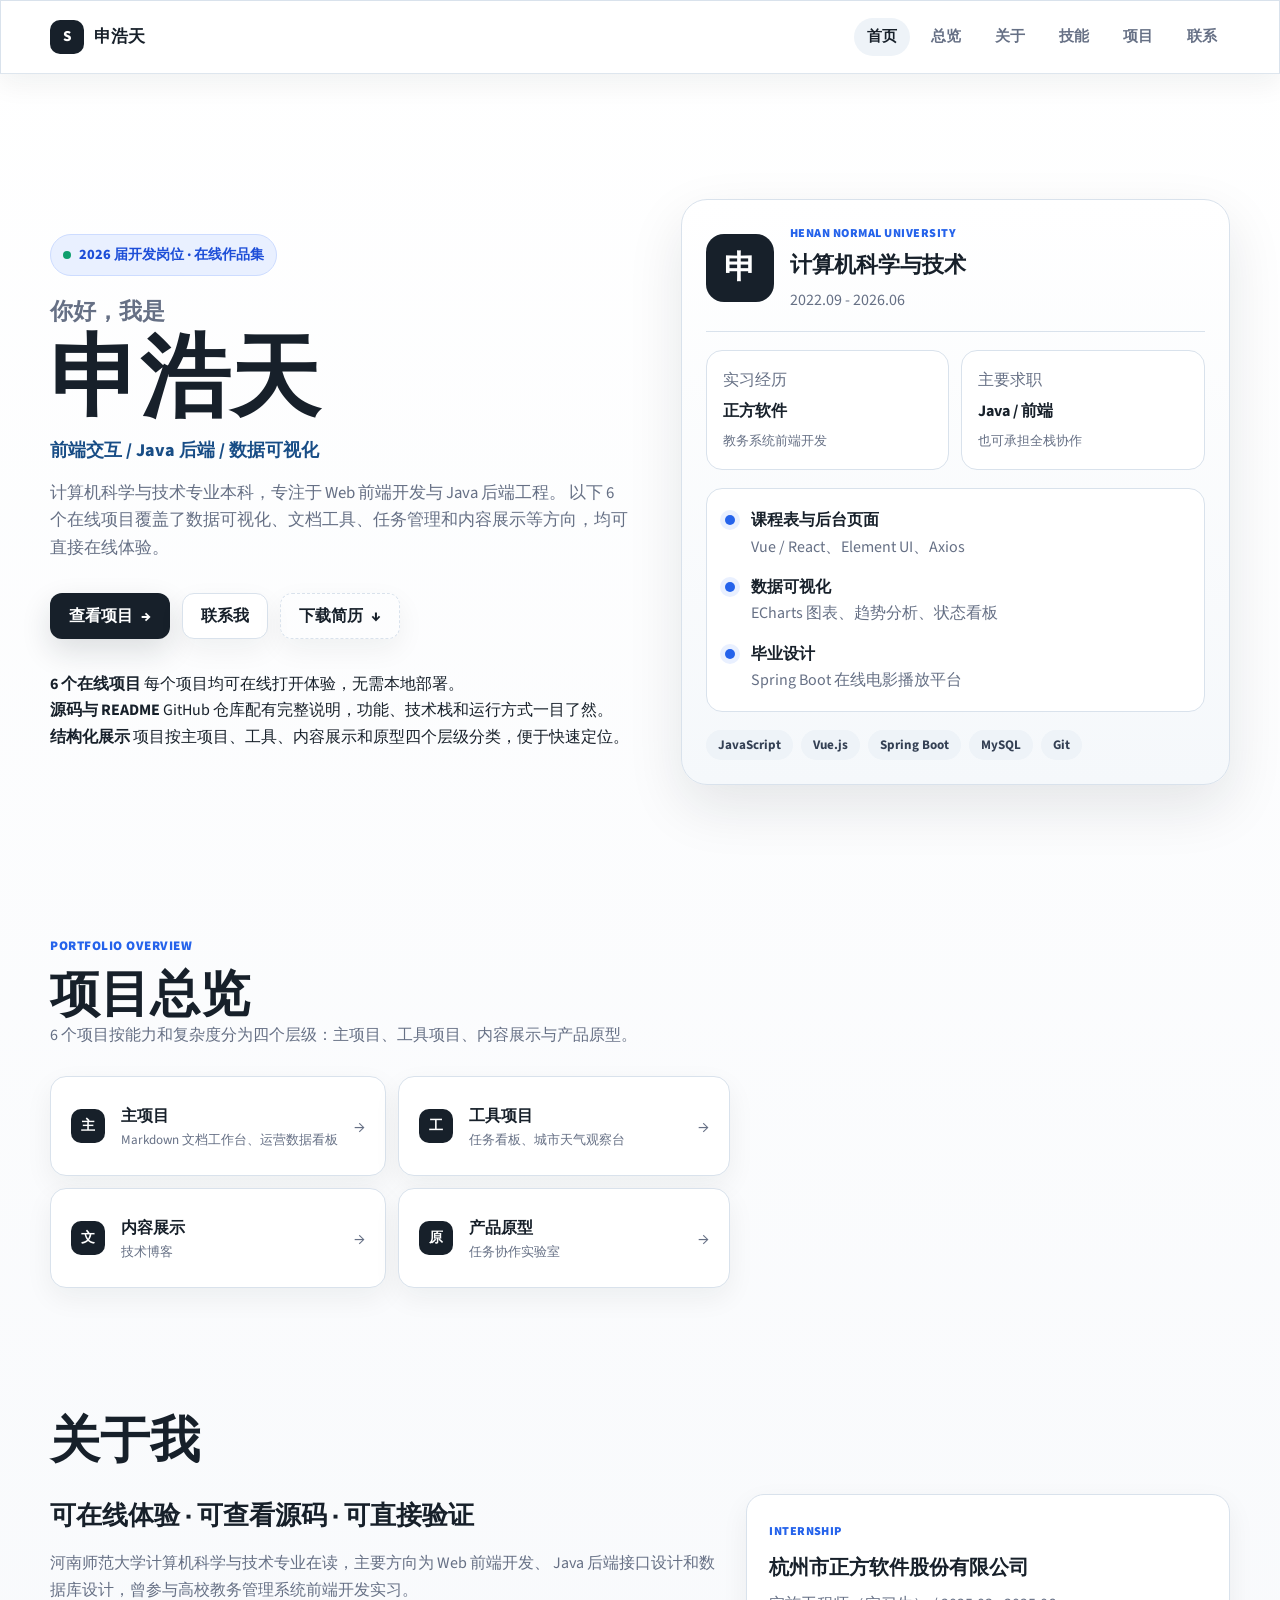
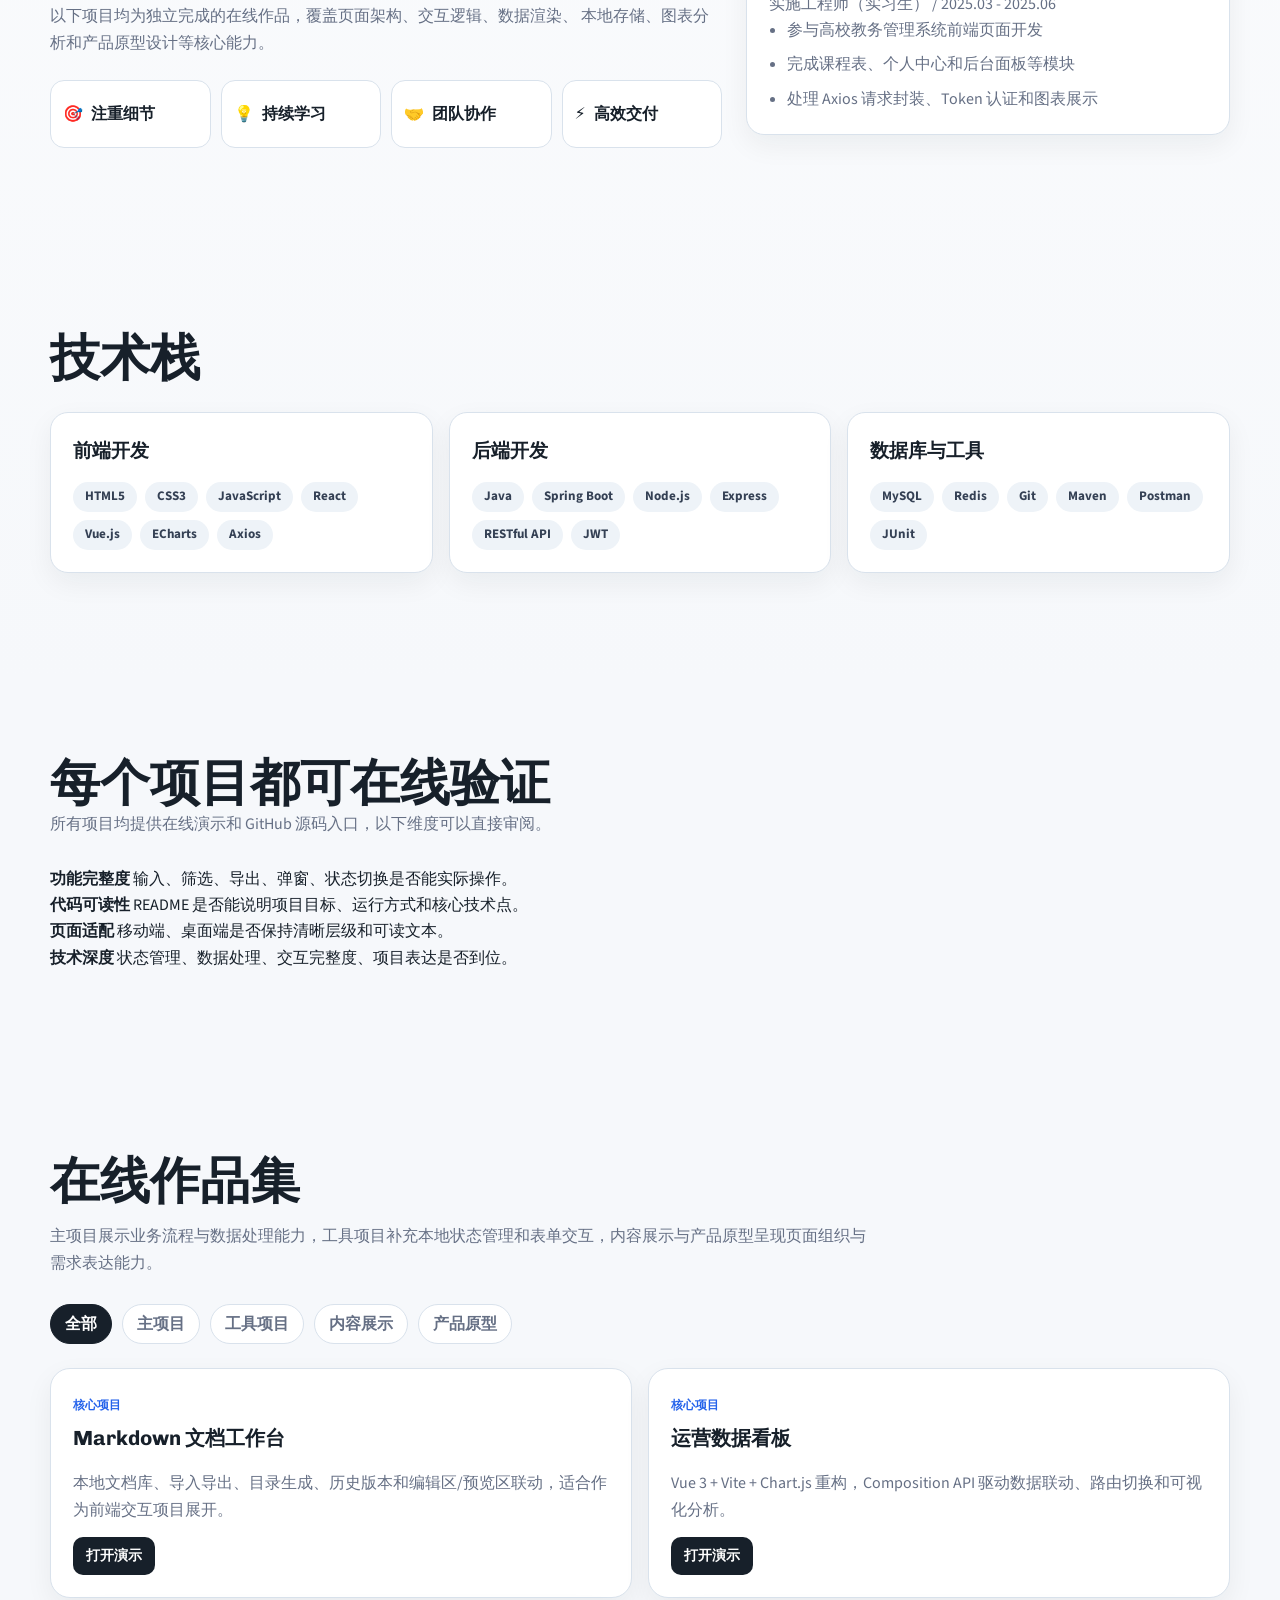
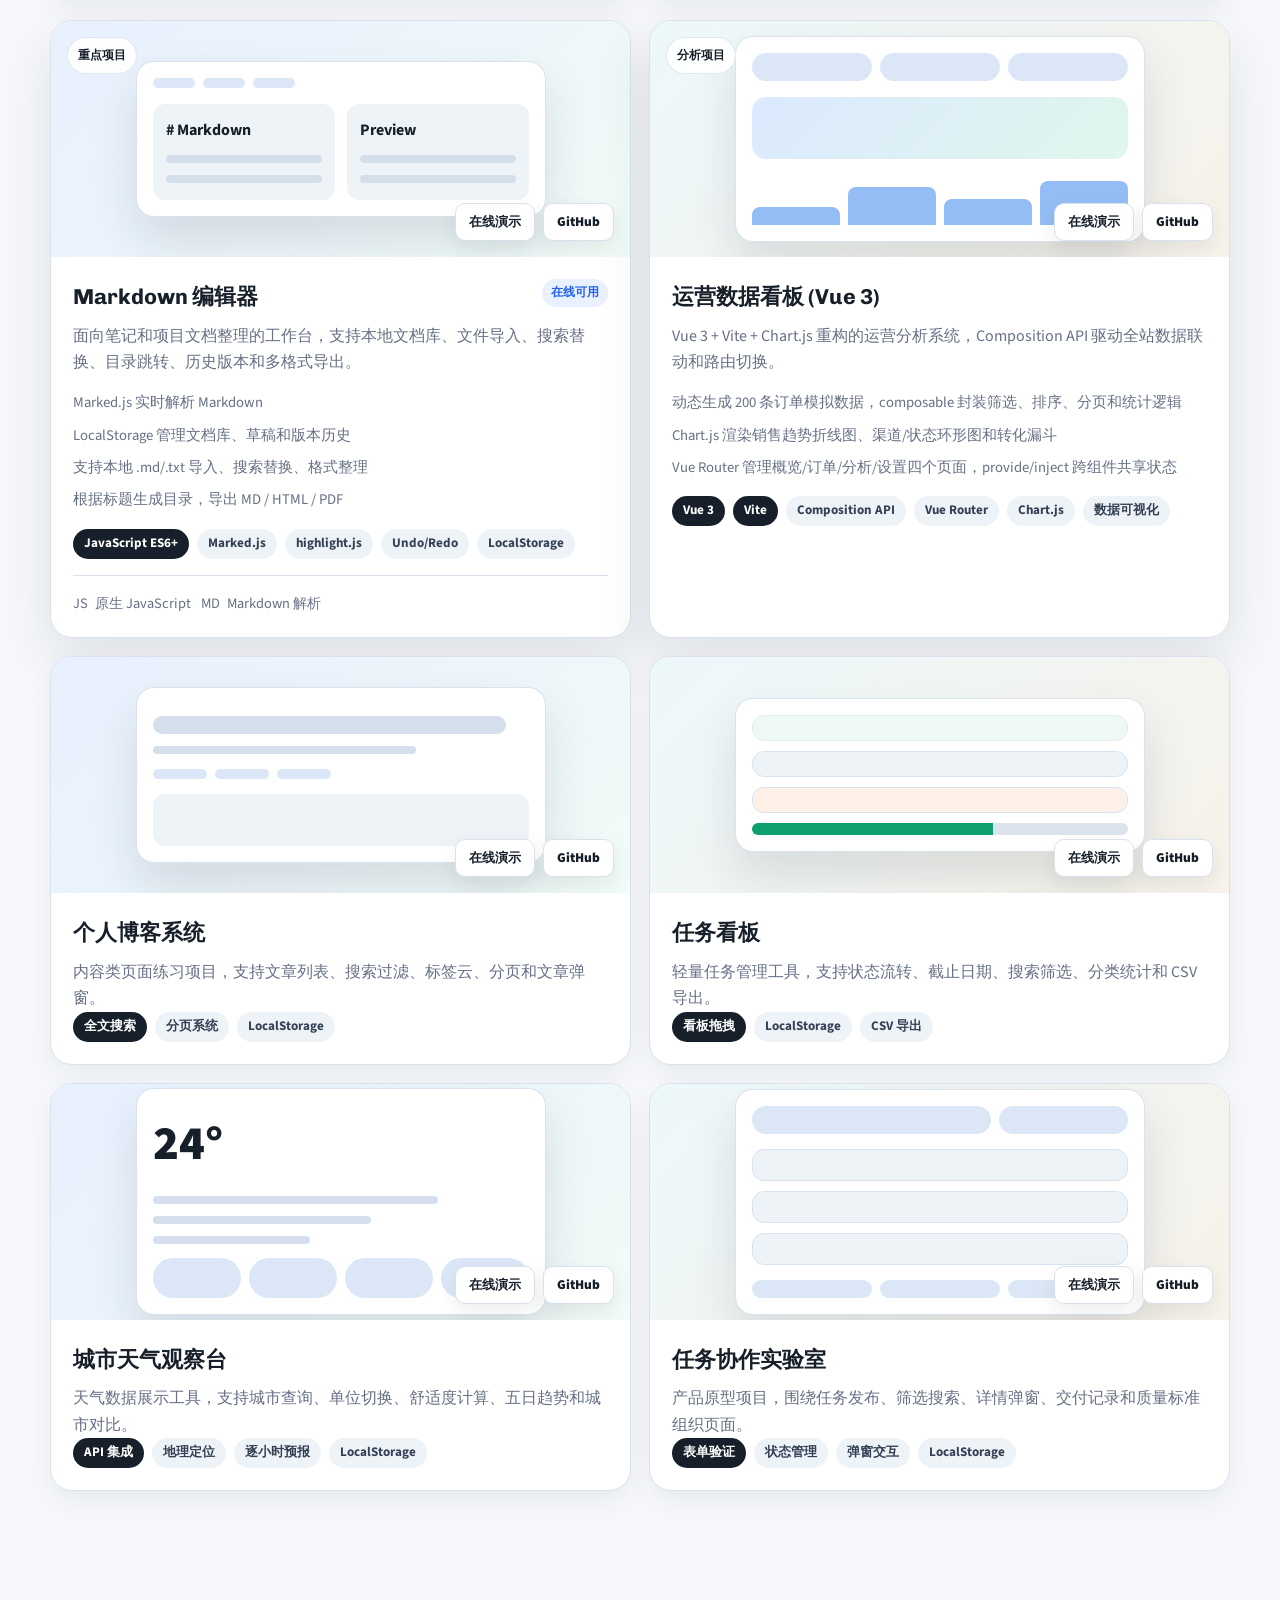
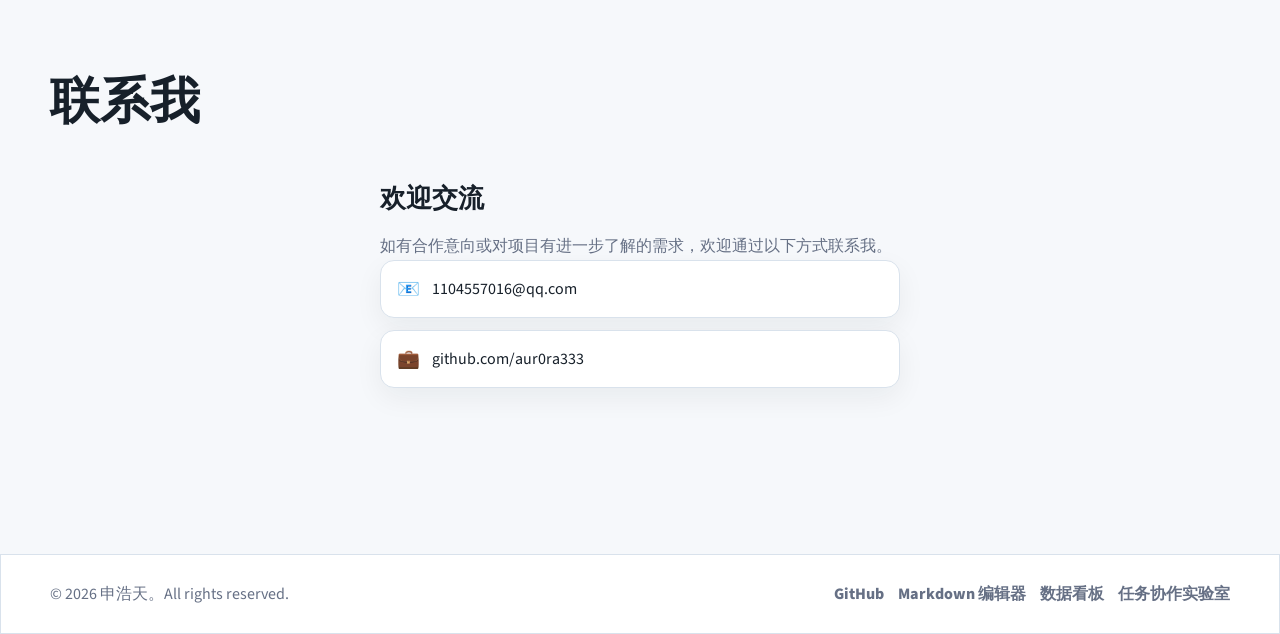
<file: index.html>
<!DOCTYPE html>
<html lang="zh-CN">
<head>
    <meta charset="UTF-8">
    <meta name="viewport" content="width=device-width, initial-scale=1.0">
    <title>申浩天 - 个人作品集</title>
    <link rel="stylesheet" href="styles.css">
    <link rel="preconnect" href="https://fonts.googleapis.com">
    <link href="https://fonts.googleapis.com/css2?family=Chivo:wght@700;800;900&display=swap" rel="stylesheet">
    <link href="https://fonts.googleapis.com/css2?family=Source+Sans+3:wght@400;500;600;700;800;900&display=swap" rel="stylesheet">
</head>
<body>
    <!-- 导航栏 -->
    <nav class="navbar glass">
        <div class="nav-container">
            <div class="logo">
                <span class="logo-icon">S</span>
                <span class="logo-text">申浩天</span>
            </div>
            <ul class="nav-menu">
                <li><a href="#home" class="nav-link active">首页</a></li>
                <li><a href="#overview" class="nav-link">总览</a></li>
                <li><a href="#about" class="nav-link">关于</a></li>
                <li><a href="#skills" class="nav-link">技能</a></li>
                <li><a href="#projects" class="nav-link">项目</a></li>
                <li><a href="#contact" class="nav-link">联系</a></li>
            </ul>
        </div>
    </nav>

    <!-- 英雄区域 -->
    <section id="home" class="hero">
        <div class="hero-content">
            <div class="hero-badge glass">
                <span class="badge-dot"></span>
                <span>2026 届开发岗位 · 在线作品集</span>
            </div>
            <h1 class="hero-title">
                <span class="greeting">你好，我是</span>
                <span class="name-gradient">申浩天</span>
            </h1>
            <p class="hero-subtitle">前端交互 / Java 后端 / 数据可视化</p>
            <p class="hero-description">
                计算机科学与技术专业本科，专注于 Web 前端开发与 Java 后端工程。
                以下 6 个在线项目覆盖了数据可视化、文档工具、任务管理和内容展示等方向，均可直接在线体验。
            </p>
            <div class="hero-buttons">
                <a href="#projects" class="btn btn-primary btn-glow">
                    <span>查看项目</span>
                    <span class="btn-icon">→</span>
                </a>
                <a href="#contact" class="btn btn-secondary glass">
                    <span>联系我</span>
                </a>
                <a href="resume.html" target="_blank" class="btn btn-outline glass">
                    <span>下载简历</span>
                    <span class="btn-icon">↓</span>
                </a>
            </div>
            
            <div class="hero-proof">
                <div>
                    <strong>6 个在线项目</strong>
                    <span>每个项目均可在线打开体验，无需本地部署。</span>
                </div>
                <div>
                    <strong>源码与 README</strong>
                    <span>GitHub 仓库配有完整说明，功能、技术栈和运行方式一目了然。</span>
                </div>
                <div>
                    <strong>结构化展示</strong>
                    <span>项目按主项目、工具、内容展示和原型四个层级分类，便于快速定位。</span>
                </div>
            </div>
        </div>
        
        <div class="hero-visual">
            <div class="profile-board glass">
                <div class="profile-header">
                    <div class="profile-avatar">申</div>
                    <div>
                        <p class="profile-kicker">Henan Normal University</p>
                        <h2>计算机科学与技术</h2>
                        <span>2022.09 - 2026.06</span>
                    </div>
                </div>
                <div class="profile-grid">
                    <div class="profile-tile">
                        <span>实习经历</span>
                        <strong>正方软件</strong>
                        <small>教务系统前端开发</small>
                    </div>
                    <div class="profile-tile">
                        <span>主要求职</span>
                        <strong>Java / 前端</strong>
                        <small>也可承担全栈协作</small>
                    </div>
                </div>
                <div class="timeline-card">
                    <div class="timeline-row">
                        <span class="timeline-dot"></span>
                        <div>
                            <strong>课程表与后台页面</strong>
                            <p>Vue / React、Element UI、Axios</p>
                        </div>
                    </div>
                    <div class="timeline-row">
                        <span class="timeline-dot"></span>
                        <div>
                            <strong>数据可视化</strong>
                            <p>ECharts 图表、趋势分析、状态看板</p>
                        </div>
                    </div>
                    <div class="timeline-row">
                        <span class="timeline-dot"></span>
                        <div>
                            <strong>毕业设计</strong>
                            <p>Spring Boot 在线电影播放平台</p>
                        </div>
                    </div>
                </div>
                <div class="profile-tags">
                    <span>JavaScript</span>
                    <span>Vue.js</span>
                    <span>Spring Boot</span>
                    <span>MySQL</span>
                    <span>Git</span>
                </div>
            </div>
        </div>
    </section>

    <section id="overview" class="section overview-section">
        <div class="section-container">
            <div class="section-kicker">Portfolio Overview</div>
            <h2 class="section-title plain-title">项目总览</h2>
            <p class="section-lead">
                6 个项目按能力和复杂度分为四个层级：主项目、工具项目、内容展示与产品原型。
            </p>
            <div class="overview-ledger">
                <article class="overview-card" data-filter="primary" role="button" tabindex="0">
                    <span>主</span>
                    <div>
                        <h3>主项目</h3>
                        <p>Markdown 文档工作台、运营数据看板</p>
                    </div>
                    <i class="card-arrow">→</i>
                </article>
                <article class="overview-card" data-filter="tool" role="button" tabindex="0">
                    <span>工</span>
                    <div>
                        <h3>工具项目</h3>
                        <p>任务看板、城市天气观察台</p>
                    </div>
                    <i class="card-arrow">→</i>
                </article>
                <article class="overview-card" data-filter="content" role="button" tabindex="0">
                    <span>文</span>
                    <div>
                        <h3>内容展示</h3>
                        <p>技术博客</p>
                    </div>
                    <i class="card-arrow">→</i>
                </article>
                <article class="overview-card" data-filter="prototype" role="button" tabindex="0">
                    <span>原</span>
                    <div>
                        <h3>产品原型</h3>
                        <p>任务协作实验室</p>
                    </div>
                    <i class="card-arrow">→</i>
                </article>
            </div>
        </div>
    </section>

    <!-- 关于我 -->
    <section id="about" class="section">
        <div class="section-container">
            <h2 class="section-title">
                <span class="title-icon">👨‍💻</span>
                <span class="title-text">关于我</span>
            </h2>
            <div class="about-grid">
                <div class="about-content">
                    <h3 class="about-heading">可在线体验 · 可查看源码 · 可直接验证</h3>
                    <p class="about-text">
                        河南师范大学计算机科学与技术专业在读，主要方向为 Web 前端开发、
                        Java 后端接口设计和数据库设计，曾参与高校教务管理系统前端开发实习。
                    </p>
                    <p class="about-text">
                        以下项目均为独立完成的在线作品，覆盖页面架构、交互逻辑、数据渲染、
                        本地存储、图表分析和产品原型设计等核心能力。
                    </p>
                    <div class="about-highlights">
                        <div class="highlight-item">
                            <span class="highlight-icon">🎯</span>
                            <span>注重细节</span>
                        </div>
                        <div class="highlight-item">
                            <span class="highlight-icon">💡</span>
                            <span>持续学习</span>
                        </div>
                        <div class="highlight-item">
                            <span class="highlight-icon">🤝</span>
                            <span>团队协作</span>
                        </div>
                        <div class="highlight-item">
                            <span class="highlight-icon">⚡</span>
                            <span>高效交付</span>
                        </div>
                    </div>
                </div>
                <div class="about-image">
                    <div class="experience-card glass">
                        <span class="card-label">Internship</span>
                        <h3>杭州市正方软件股份有限公司</h3>
                        <p>实施工程师（实习生） / 2025.03 - 2025.06</p>
                        <ul>
                            <li>参与高校教务管理系统前端页面开发</li>
                            <li>完成课程表、个人中心和后台面板等模块</li>
                            <li>处理 Axios 请求封装、Token 认证和图表展示</li>
                        </ul>
                    </div>
                </div>
            </div>
        </div>
    </section>

    <!-- 技能栈 -->
    <section id="skills" class="section">
        <div class="section-container">
            <h2 class="section-title">
                <span class="title-icon">🚀</span>
                <span class="title-text">技术栈</span>
            </h2>
            <div class="skills-grid">
                <div class="skill-category glass">
                    <h3>前端开发</h3>
                    <div class="skill-tags">
                        <span class="skill-tag">HTML5</span>
                        <span class="skill-tag">CSS3</span>
                        <span class="skill-tag">JavaScript</span>
                        <span class="skill-tag">React</span>
                        <span class="skill-tag">Vue.js</span>
                        <span class="skill-tag">ECharts</span>
                        <span class="skill-tag">Axios</span>
                    </div>
                </div>
                
                <div class="skill-category glass">
                    <h3>后端开发</h3>
                    <div class="skill-tags">
                        <span class="skill-tag">Java</span>
                        <span class="skill-tag">Spring Boot</span>
                        <span class="skill-tag">Node.js</span>
                        <span class="skill-tag">Express</span>
                        <span class="skill-tag">RESTful API</span>
                        <span class="skill-tag">JWT</span>
                    </div>
                </div>
                
                <div class="skill-category glass">
                    <h3>数据库与工具</h3>
                    <div class="skill-tags">
                        <span class="skill-tag">MySQL</span>
                        <span class="skill-tag">Redis</span>
                        <span class="skill-tag">Git</span>
                        <span class="skill-tag">Maven</span>
                        <span class="skill-tag">Postman</span>
                        <span class="skill-tag">JUnit</span>
                    </div>
                </div>
            </div>
        </div>
    </section>

    <section id="depth" class="section depth-section">
        <div class="section-container">
            <div class="depth-layout">
                <div class="depth-copy">
                    <h2 class="section-title plain-title">每个项目都可在线验证</h2>
                    <p class="section-lead">
                        所有项目均提供在线演示和 GitHub 源码入口，以下维度可以直接审阅。
                    </p>
                </div>
                <div class="depth-board">
                    <div class="depth-row">
                        <strong>功能完整度</strong>
                        <span>输入、筛选、导出、弹窗、状态切换是否能实际操作。</span>
                    </div>
                    <div class="depth-row">
                        <strong>代码可读性</strong>
                        <span>README 是否能说明项目目标、运行方式和核心技术点。</span>
                    </div>
                    <div class="depth-row">
                        <strong>页面适配</strong>
                        <span>移动端、桌面端是否保持清晰层级和可读文本。</span>
                    </div>
                    <div class="depth-row">
                        <strong>技术深度</strong>
                        <span>状态管理、数据处理、交互完整度、项目表达是否到位。</span>
                    </div>
                </div>
            </div>
        </div>
    </section>

    <!-- 项目展示 -->
    <section id="projects" class="section">
        <div class="section-container">
            <h2 class="section-title">
                <span class="title-icon">💼</span>
                <span class="title-text">在线作品集</span>
            </h2>
            <p class="section-lead">
                主项目展示业务流程与数据处理能力，工具项目补充本地状态管理和表单交互，内容展示与产品原型呈现页面组织与需求表达能力。
            </p>
            
            <div class="projects-filter">
                <button class="filter-btn active" data-filter="all">全部</button>
                <button class="filter-btn" data-filter="primary">主项目</button>
                <button class="filter-btn" data-filter="tool">工具项目</button>
                <button class="filter-btn" data-filter="content">内容展示</button>
                <button class="filter-btn" data-filter="prototype">产品原型</button>
            </div>

            <div class="case-study-grid">
                <article class="case-study-card">
                    <div>
                        <span class="case-label">核心项目</span>
                        <h3>Markdown 文档工作台</h3>
                    </div>
                    <p>本地文档库、导入导出、目录生成、历史版本和编辑区/预览区联动，适合作为前端交互项目展开。</p>
                    <a href="https://aur0ra333.github.io/markdown-editor/" target="_blank">打开演示</a>
                </article>
                <article class="case-study-card">
                    <div>
                        <span class="case-label">核心项目</span>
                        <h3>运营数据看板</h3>
                    </div>
                    <p>Vue 3 + Vite + Chart.js 重构，Composition API 驱动数据联动、路由切换和可视化分析。</p>
                    <a href="https://aur0ra333.github.io/vue-dashboard/" target="_blank">打开演示</a>
                </article>
            </div>
            
            <div class="projects-grid">
                <!-- 重点项目：Markdown 编辑器 -->
                <div class="project-card glass featured" data-category="primary">
                    <div class="project-badge">重点项目</div>
                    <div class="project-image">
                        <div class="project-mockup editor-mockup">
                            <div class="mockup-toolbar"><span></span><span></span><span></span></div>
                            <div class="mockup-split">
                                <div>
                                    <b># Markdown</b>
                                    <p>实时预览</p>
                                    <p>历史版本</p>
                                </div>
                                <div>
                                    <h4>Preview</h4>
                                    <p></p>
                                    <p></p>
                                </div>
                            </div>
                        </div>
                        <div class="project-overlay">
                            <a href="https://aur0ra333.github.io/markdown-editor/" target="_blank" class="btn-view-project">在线演示</a>
                            <a href="https://github.com/aur0ra333/markdown-editor" target="_blank" class="btn-view-project">GitHub</a>
                        </div>
                    </div>
                    <div class="project-content">
                        <div class="project-header">
                            <h3 class="project-title">Markdown 编辑器</h3>
                            <span class="featured-tag">在线可用</span>
                        </div>
                        <p class="project-description">
                            面向笔记和项目文档整理的工作台，支持本地文档库、文件导入、搜索替换、目录跳转、历史版本和多格式导出。
                        </p>
                        <ul class="project-features">
                            <li>Marked.js 实时解析 Markdown</li>
                            <li>LocalStorage 管理文档库、草稿和版本历史</li>
                            <li>支持本地 .md/.txt 导入、搜索替换、格式整理</li>
                            <li>根据标题生成目录，导出 MD / HTML / PDF</li>
                        </ul>
                        <div class="project-tags">
                            <span class="tag highlight">JavaScript ES6+</span>
                            <span class="tag">Marked.js</span>
                            <span class="tag">highlight.js</span>
                            <span class="tag">Undo/Redo</span>
                            <span class="tag">LocalStorage</span>
                        </div>
                        <div class="project-stats">
                            <div class="stat-item">
                                <span class="stat-icon">JS</span>
                                <span>原生 JavaScript</span>
                            </div>
                            <div class="stat-item">
                                <span class="stat-icon">MD</span>
                                <span>Markdown 解析</span>
                            </div>
                        </div>
                    </div>
                </div>
                
                <!-- 项目 2：数据可视化仪表板 -->
                <div class="project-card glass featured" data-category="primary">
                    <div class="project-badge">分析项目</div>
                    <div class="project-image">
                        <div class="project-mockup dashboard-mockup">
                            <div class="metric-row"><span></span><span></span><span></span></div>
                            <div class="chart-line"></div>
                            <div class="chart-bars"><span></span><span></span><span></span><span></span></div>
                        </div>
                        <div class="project-overlay">
                            <a href="https://aur0ra333.github.io/vue-dashboard/" target="_blank" class="btn-view-project">在线演示</a>
                            <a href="https://github.com/aur0ra333/vue-dashboard" target="_blank" class="btn-view-project">GitHub</a>
                        </div>
                    </div>
                    <div class="project-content">
                        <h3 class="project-title">运营数据看板 (Vue 3)</h3>
                        <p class="project-description">
                            Vue 3 + Vite + Chart.js 重构的运营分析系统，Composition API 驱动全站数据联动和路由切换。
                        </p>
                        <ul class="project-features">
                            <li>动态生成 200 条订单模拟数据，composable 封装筛选、排序、分页和统计逻辑</li>
                            <li>Chart.js 渲染销售趋势折线图、渠道/状态环形图和转化漏斗</li>
                            <li>Vue Router 管理概览/订单/分析/设置四个页面，provide/inject 跨组件共享状态</li>
                        </ul>
                        <div class="project-tags">
                            <span class="tag highlight">Vue 3</span>
                            <span class="tag highlight">Vite</span>
                            <span class="tag">Composition API</span>
                            <span class="tag">Vue Router</span>
                            <span class="tag">Chart.js</span>
                            <span class="tag">数据可视化</span>
                        </div>
                    </div>
                </div>
                
                <!-- 项目 3：个人博客系统 -->
                <div class="project-card glass" data-category="content">
                    <div class="project-image">
                        <div class="project-mockup blog-mockup">
                            <div class="post-line wide"></div>
                            <div class="post-line"></div>
                            <div class="tag-row"><span></span><span></span><span></span></div>
                            <div class="post-card-mini"></div>
                        </div>
                        <div class="project-overlay">
                            <a href="https://aur0ra333.github.io/portfolio-blog/" target="_blank" class="btn-view-project">在线演示</a>
                            <a href="https://github.com/aur0ra333/portfolio-blog" target="_blank" class="btn-view-project">GitHub</a>
                        </div>
                    </div>
                    <div class="project-content">
                        <h3 class="project-title">个人博客系统</h3>
                        <p class="project-description">
                            内容类页面练习项目，支持文章列表、搜索过滤、标签云、分页和文章弹窗。
                        </p>
                        <div class="project-tags">
                            <span class="tag highlight">全文搜索</span>
                            <span class="tag">分页系统</span>
                            <span class="tag">LocalStorage</span>
                        </div>
                    </div>
                </div>
                
                <!-- 项目 4：任务看板 -->
                <div class="project-card glass" data-category="tool">
                    <div class="project-image">
                        <div class="project-mockup todo-mockup">
                            <div class="todo-item done"></div>
                            <div class="todo-item"></div>
                            <div class="todo-item high"></div>
                            <div class="todo-meter"></div>
                        </div>
                        <div class="project-overlay">
                            <a href="https://aur0ra333.github.io/smart-todo-app/" target="_blank" class="btn-view-project">在线演示</a>
                            <a href="https://github.com/aur0ra333/smart-todo-app" target="_blank" class="btn-view-project">GitHub</a>
                        </div>
                    </div>
                    <div class="project-content">
                        <h3 class="project-title">任务看板</h3>
                        <p class="project-description">
                            轻量任务管理工具，支持状态流转、截止日期、搜索筛选、分类统计和 CSV 导出。
                        </p>
                        <div class="project-tags">
                            <span class="tag highlight">看板拖拽</span>
                            <span class="tag">LocalStorage</span>
                            <span class="tag">CSV 导出</span>
                        </div>
                    </div>
                </div>
                
                <!-- 项目 5：城市天气观察台 -->
                <div class="project-card glass" data-category="tool">
                    <div class="project-image">
                        <div class="project-mockup weather-mockup">
                            <div class="weather-temp">24°</div>
                            <div class="weather-lines"><span></span><span></span><span></span></div>
                            <div class="weather-days"><span></span><span></span><span></span><span></span></div>
                        </div>
                        <div class="project-overlay">
                            <a href="https://aur0ra333.github.io/weather-app/" target="_blank" class="btn-view-project">在线演示</a>
                            <a href="https://github.com/aur0ra333/weather-app" target="_blank" class="btn-view-project">GitHub</a>
                        </div>
                    </div>
                    <div class="project-content">
                        <h3 class="project-title">城市天气观察台</h3>
                        <p class="project-description">
                            天气数据展示工具，支持城市查询、单位切换、舒适度计算、五日趋势和城市对比。
                        </p>
                        <div class="project-tags">
                            <span class="tag highlight">API 集成</span>
                            <span class="tag">地理定位</span>
                            <span class="tag">逐小时预报</span>
                            <span class="tag">LocalStorage</span>
                        </div>
                    </div>
                </div>

                <!-- 项目 6：任务协作实验室 -->
                <div class="project-card glass" data-category="prototype">
                    <div class="project-image">
                        <div class="project-mockup lab-mockup">
                            <div class="lab-top"><span></span><span></span></div>
                            <div class="lab-list">
                                <div></div>
                                <div></div>
                                <div></div>
                            </div>
                            <div class="lab-footer"><span></span><span></span><span></span></div>
                        </div>
                        <div class="project-overlay">
                            <a href="https://aur0ra333.github.io/ai-hire-humans/" target="_blank" class="btn-view-project">在线演示</a>
                            <a href="https://github.com/aur0ra333/ai-hire-humans" target="_blank" class="btn-view-project">GitHub</a>
                        </div>
                    </div>
                    <div class="project-content">
                        <h3 class="project-title">任务协作实验室</h3>
                        <p class="project-description">
                            产品原型项目，围绕任务发布、筛选搜索、详情弹窗、交付记录和质量标准组织页面。
                        </p>
                        <div class="project-tags">
                            <span class="tag highlight">表单验证</span>
                            <span class="tag">状态管理</span>
                            <span class="tag">弹窗交互</span>
                            <span class="tag">LocalStorage</span>
                        </div>
                    </div>
                </div>
            </div>
        </div>
    </section>

    <!-- 联系方式 -->
    <section id="contact" class="section">
        <div class="section-container">
            <h2 class="section-title">
                <span class="title-icon">📬</span>
                <span class="title-text">联系我</span>
            </h2>
            <div class="contact-grid">
                <div class="contact-info">
                    <h3 class="contact-heading">欢迎交流</h3>
                    <p class="contact-text">
                        如有合作意向或对项目有进一步了解的需求，欢迎通过以下方式联系我。
                    </p>
                    <div class="contact-links">
                        <a href="mailto:1104557016@qq.com" class="contact-link glass">
                            <span class="link-icon">📧</span>
                            <span>1104557016@qq.com</span>
                        </a>
                        <a href="https://github.com/aur0ra333" target="_blank" class="contact-link glass">
                            <span class="link-icon">💼</span>
                            <span>github.com/aur0ra333</span>
                        </a>
                    </div>
                </div>
            </div>
        </div>
    </section>

    <!-- 页脚 -->
    <footer class="footer glass">
        <div class="footer-content">
            <p>&copy; 2026 申浩天。All rights reserved.</p>
            <div class="social-links">
                <a href="https://github.com/aur0ra333" class="social-link">GitHub</a>
                <a href="https://aur0ra333.github.io/markdown-editor/" class="social-link">Markdown 编辑器</a>
                <a href="https://aur0ra333.github.io/vue-dashboard/" class="social-link">数据看板</a>
                <a href="https://aur0ra333.github.io/ai-hire-humans/" class="social-link">任务协作实验室</a>
            </div>
        </div>
    </footer>

    <script src="app.js"></script>
</body>
</html>
</file>
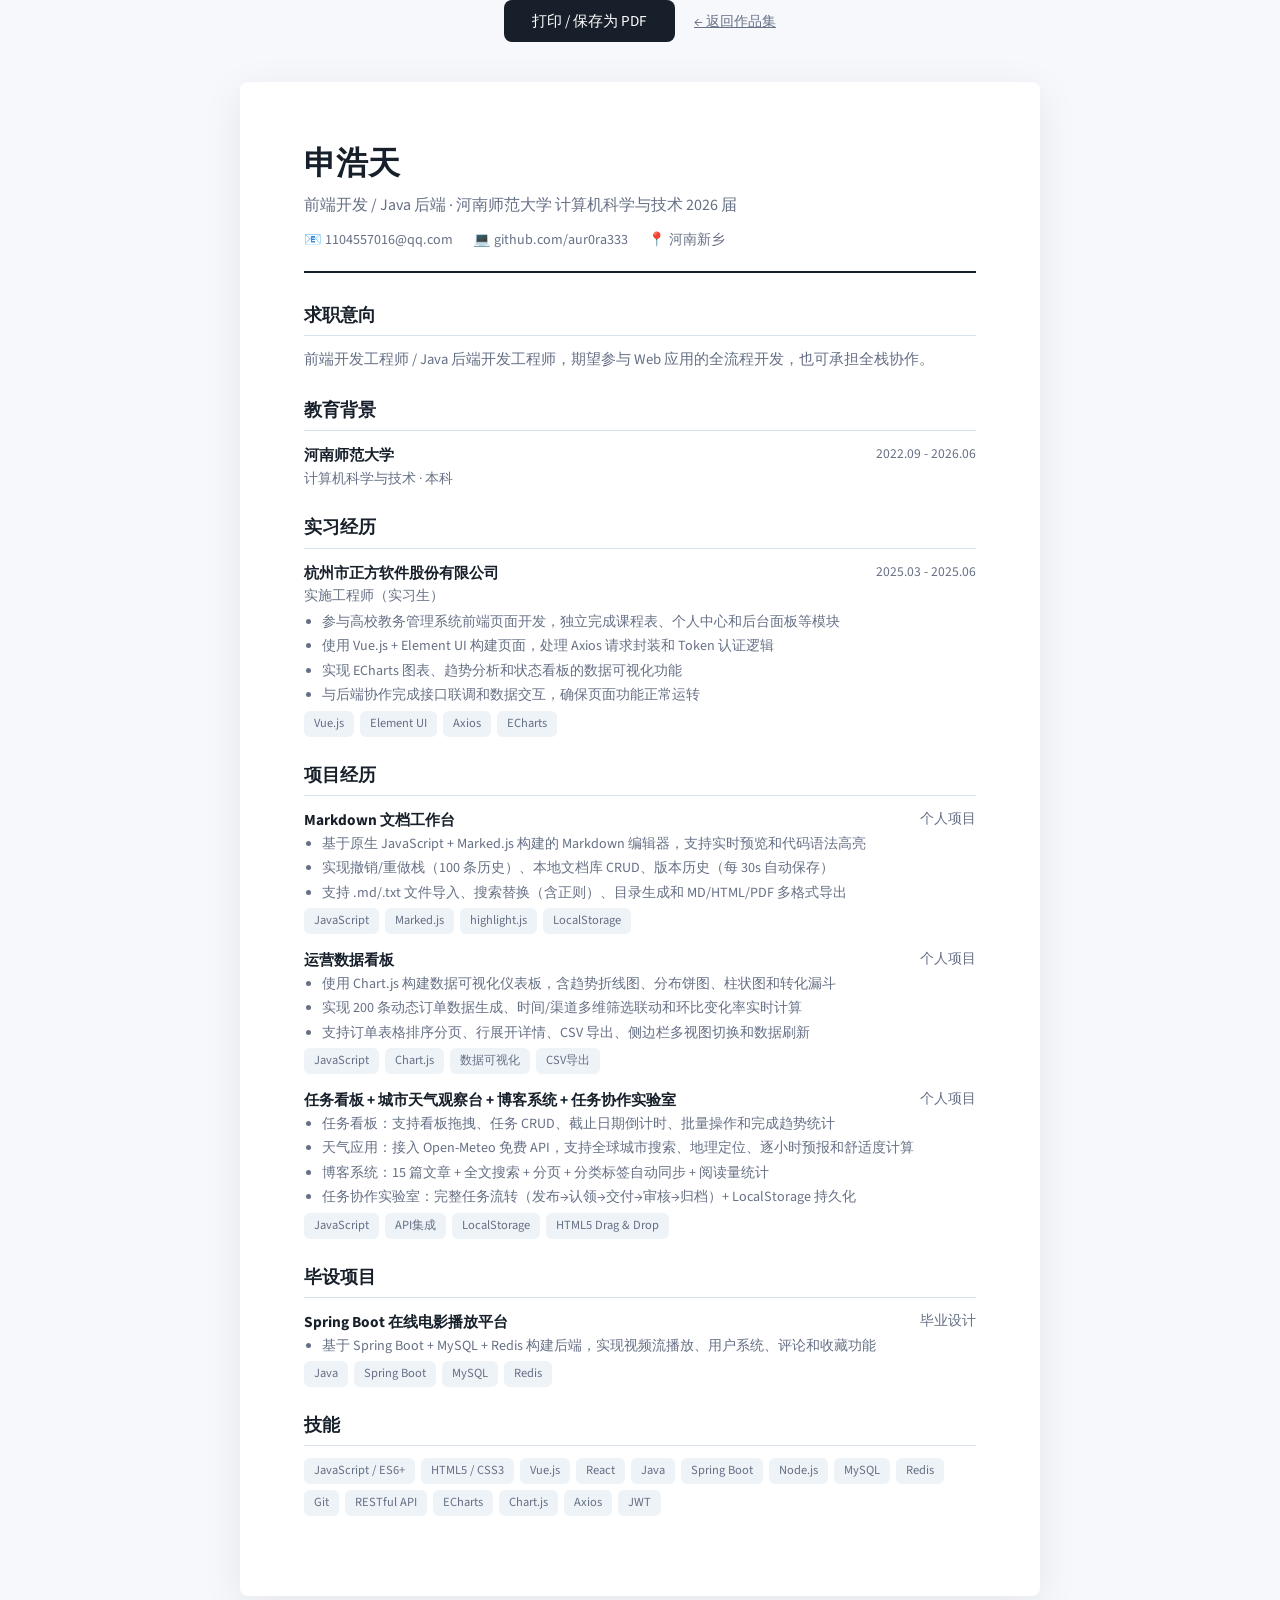
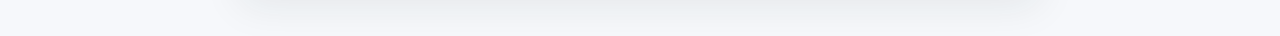
<file: resume.html>
<!DOCTYPE html>
<html lang="zh-CN">
<head>
    <meta charset="UTF-8">
    <meta name="viewport" content="width=device-width, initial-scale=1.0">
    <title>申浩天 - 个人简历</title>
    <link rel="preconnect" href="https://fonts.googleapis.com">
    <link href="https://fonts.googleapis.com/css2?family=Chivo:wght@700;800;900&display=swap" rel="stylesheet">
    <link href="https://fonts.googleapis.com/css2?family=Source+Sans+3:wght@400;500;600;700;800;900&display=swap" rel="stylesheet">
    <style>
        :root {
            --ink: #17202a;
            --muted: #667085;
            --line: #d9e2ec;
            --blue: #2563eb;
            --green: #0f9f6e;
        }
        * { margin: 0; padding: 0; box-sizing: border-box; }
        body {
            font-family: "Source Sans 3", "PingFang SC", "Microsoft YaHei", system-ui, sans-serif;
            color: var(--ink);
            background: #f6f8fb;
            line-height: 1.6;
            -webkit-font-smoothing: antialiased;
        }
        h1, h2, h3 { font-family: Chivo, "Source Sans 3", sans-serif; }
        .page {
            max-width: 800px;
            margin: 40px auto;
            background: #fff;
            padding: 56px 64px;
            border-radius: 8px;
            box-shadow: 0 10px 40px rgba(23,32,42,0.08);
        }
        .no-print { text-align: center; margin-bottom: 20px; }
        .no-print button {
            background: var(--ink);
            color: #fff;
            border: none;
            padding: 10px 28px;
            border-radius: 8px;
            font-size: 0.95rem;
            cursor: pointer;
            font-family: inherit;
        }
        .no-print button:hover { opacity: 0.9; }
        .no-print a { color: var(--muted); margin-left: 16px; font-size: 0.88rem; }
        .header { border-bottom: 2px solid var(--ink); padding-bottom: 20px; margin-bottom: 28px; }
        .header h1 { font-size: 2rem; }
        .header .sub { color: var(--muted); font-size: 1rem; margin-top: 4px; }
        .header .contact-row { display: flex; gap: 20px; margin-top: 10px; font-size: 0.88rem; color: var(--muted); flex-wrap: wrap; }
        .section { margin-bottom: 24px; }
        .section h2 { font-size: 1.1rem; border-bottom: 1px solid var(--line); padding-bottom: 6px; margin-bottom: 12px; }
        .item { margin-bottom: 14px; }
        .item .head { display: flex; justify-content: space-between; flex-wrap: wrap; }
        .item .head strong { font-size: 0.96rem; }
        .item .head span { color: var(--muted); font-size: 0.85rem; }
        .item .sub { color: var(--muted); font-size: 0.85rem; margin-bottom: 4px; }
        .item ul { padding-left: 18px; color: var(--muted); font-size: 0.88rem; }
        .item ul li { margin-bottom: 2px; }
        .tags { display: flex; flex-wrap: wrap; gap: 6px; margin-top: 4px; }
        .tags span {
            background: #eef3f8; padding: 3px 10px; border-radius: 6px;
            font-size: 0.78rem; color: var(--muted);
        }
        .highlight { color: var(--green); font-weight: 600; }
        @media print {
            body { background: #fff; }
            .page { box-shadow: none; margin: 0; padding: 0; max-width: 100%; }
            .no-print { display: none; }
            @page { margin: 20mm; }
        }
    </style>
</head>
<body>

<div class="no-print">
    <button onclick="window.print()">打印 / 保存为 PDF</button>
    <a href="index.html">← 返回作品集</a>
</div>

<div class="page">
    <div class="header">
        <h1>申浩天</h1>
        <p class="sub">前端开发 / Java 后端 · 河南师范大学 计算机科学与技术 2026 届</p>
        <div class="contact-row">
            <span>📧 1104557016@qq.com</span>
            <span>💻 github.com/aur0ra333</span>
            <span>📍 河南新乡</span>
        </div>
    </div>

    <div class="section">
        <h2>求职意向</h2>
        <p style="font-size:0.92rem; color: var(--muted);">
            前端开发工程师 / Java 后端开发工程师，期望参与 Web 应用的全流程开发，也可承担全栈协作。
        </p>
    </div>

    <div class="section">
        <h2>教育背景</h2>
        <div class="item">
            <div class="head"><strong>河南师范大学</strong><span>2022.09 - 2026.06</span></div>
            <div class="sub">计算机科学与技术 · 本科</div>
        </div>
    </div>

    <div class="section">
        <h2>实习经历</h2>
        <div class="item">
            <div class="head"><strong>杭州市正方软件股份有限公司</strong><span>2025.03 - 2025.06</span></div>
            <div class="sub">实施工程师（实习生）</div>
            <ul>
                <li>参与高校教务管理系统前端页面开发，独立完成课程表、个人中心和后台面板等模块</li>
                <li>使用 Vue.js + Element UI 构建页面，处理 Axios 请求封装和 Token 认证逻辑</li>
                <li>实现 ECharts 图表、趋势分析和状态看板的数据可视化功能</li>
                <li>与后端协作完成接口联调和数据交互，确保页面功能正常运转</li>
            </ul>
            <div class="tags"><span>Vue.js</span><span>Element UI</span><span>Axios</span><span>ECharts</span></div>
        </div>
    </div>

    <div class="section">
        <h2>项目经历</h2>
        <div class="item">
            <div class="head"><strong>Markdown 文档工作台</strong><span>个人项目</span></div>
            <ul>
                <li>基于原生 JavaScript + Marked.js 构建的 Markdown 编辑器，支持实时预览和代码语法高亮</li>
                <li>实现撤销/重做栈（100 条历史）、本地文档库 CRUD、版本历史（每 30s 自动保存）</li>
                <li>支持 .md/.txt 文件导入、搜索替换（含正则）、目录生成和 MD/HTML/PDF 多格式导出</li>
            </ul>
            <div class="tags"><span>JavaScript</span><span>Marked.js</span><span>highlight.js</span><span>LocalStorage</span></div>
        </div>
        <div class="item">
            <div class="head"><strong>运营数据看板</strong><span>个人项目</span></div>
            <ul>
                <li>使用 Chart.js 构建数据可视化仪表板，含趋势折线图、分布饼图、柱状图和转化漏斗</li>
                <li>实现 200 条动态订单数据生成、时间/渠道多维筛选联动和环比变化率实时计算</li>
                <li>支持订单表格排序分页、行展开详情、CSV 导出、侧边栏多视图切换和数据刷新</li>
            </ul>
            <div class="tags"><span>JavaScript</span><span>Chart.js</span><span>数据可视化</span><span>CSV导出</span></div>
        </div>
        <div class="item">
            <div class="head"><strong>任务看板 + 城市天气观察台 + 博客系统 + 任务协作实验室</strong><span>个人项目</span></div>
            <ul>
                <li>任务看板：支持看板拖拽、任务 CRUD、截止日期倒计时、批量操作和完成趋势统计</li>
                <li>天气应用：接入 Open-Meteo 免费 API，支持全球城市搜索、地理定位、逐小时预报和舒适度计算</li>
                <li>博客系统：15 篇文章 + 全文搜索 + 分页 + 分类标签自动同步 + 阅读量统计</li>
                <li>任务协作实验室：完整任务流转（发布→认领→交付→审核→归档）+ LocalStorage 持久化</li>
            </ul>
            <div class="tags"><span>JavaScript</span><span>API集成</span><span>LocalStorage</span><span>HTML5 Drag & Drop</span></div>
        </div>
    </div>

    <div class="section">
        <h2>毕设项目</h2>
        <div class="item">
            <div class="head"><strong>Spring Boot 在线电影播放平台</strong><span>毕业设计</span></div>
            <ul>
                <li>基于 Spring Boot + MySQL + Redis 构建后端，实现视频流播放、用户系统、评论和收藏功能</li>
            </ul>
            <div class="tags"><span>Java</span><span>Spring Boot</span><span>MySQL</span><span>Redis</span></div>
        </div>
    </div>

    <div class="section">
        <h2>技能</h2>
        <div class="tags" style="margin-top: 0;">
            <span>JavaScript / ES6+</span><span>HTML5 / CSS3</span><span>Vue.js</span><span>React</span>
            <span>Java</span><span>Spring Boot</span><span>Node.js</span><span>MySQL</span>
            <span>Redis</span><span>Git</span><span>RESTful API</span><span>ECharts</span>
            <span>Chart.js</span><span>Axios</span><span>JWT</span>
        </div>
    </div>
</div>

</body>
</html>
</file>
